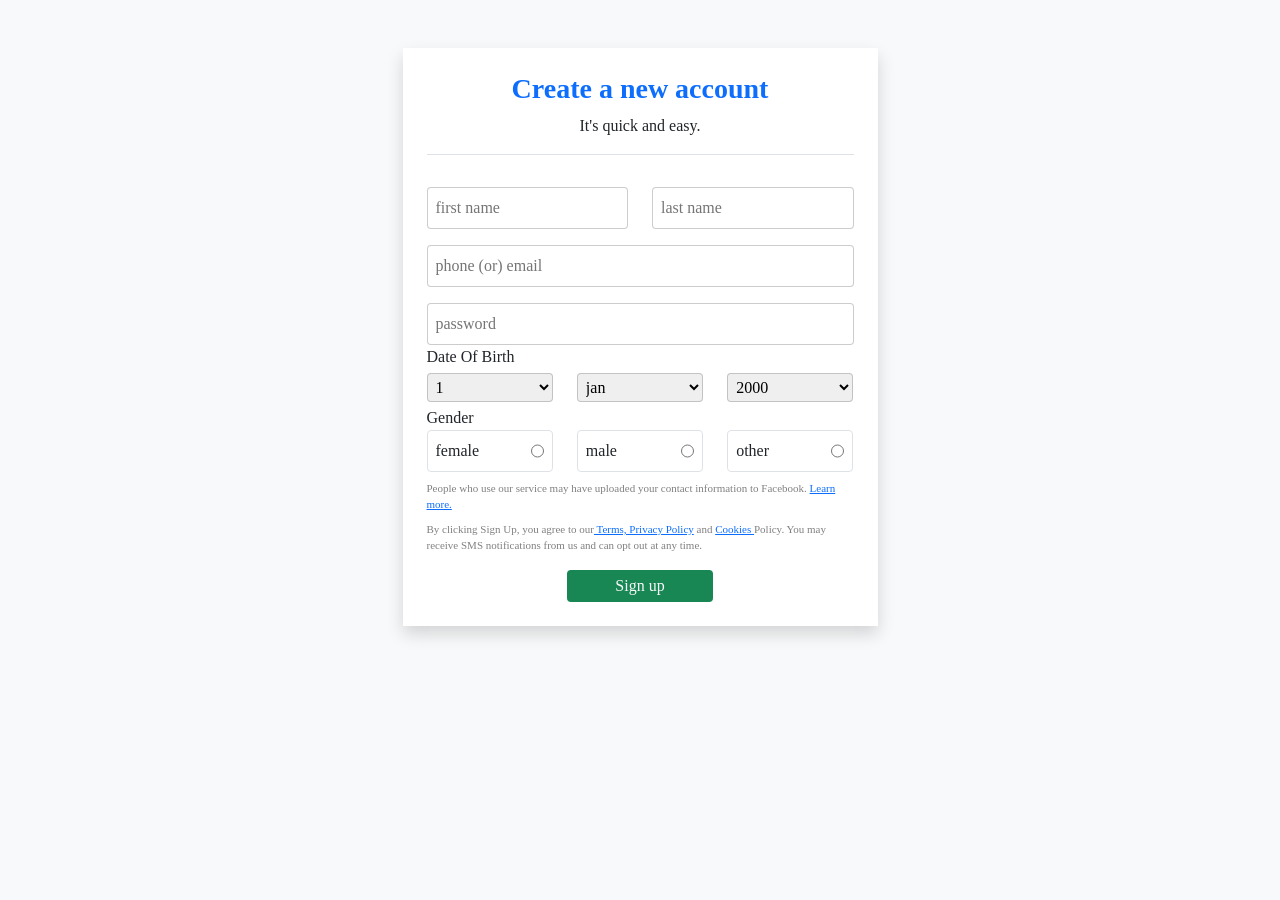
<file: index.html>
<!DOCTYPE html>
<html>
<head>
			<title>fb-new-account</title>
  <meta name="viewport" content="width=device-width, initial-scale=1.0">
<link rel="stylesheet" href="css/style.css">
<link rel="stylesheet" href="css/bootstrap.min.css">
<link rel="stylesheet" href="css/owl.carousel.min.css">
<link rel="stylesheet" href="css/owl.theme.default.css">
<link rel="preconnect" href="https://fonts.googleapis.com">
<link rel="stylesheet" href="https://cdn.jsdelivr.net/npm/bootstrap-icons@1.10.5/font/bootstrap-icons.css">
<link rel="preconnect" href="https://fonts.gstatic.com" crossorigin>
<link rel="preconnect" href="https://fonts.googleapis.com">
<link rel="preconnect" href="https://fonts.gstatic.com" crossorigin>
<link href="https://fonts.googleapis.com/css2?family=DM+Serif+Display:ital@1&family=Noto+Serif:ital,wght@1,500&family=Roboto:ital,wght@0,100;0,700;0,900;1,100;1,700&display=swap" rel="stylesheet">
</head>




<body class="bg-light">

<section class="mt-5">
	<div class="container">
		<div class="row justify-content-center">
		
		  

			<div class="col-lg-5 col-sm-9 p-4 shadow bg-select">
				
				<div class="text-center border-bottom">
					<h3 class="text-primary fw-bold">Create a new account</h3>
					<p>It's quick and easy.</p>
				</div>
		
     <form id="form">		
				<div class="row mt-3 ">	
					<div class="col-lg-6 col-sm-6 mt-3">
						<input type="type" id="firstname" placeholder="first name" class="w-100 input-outline px-2 py-2 rounded">
						<div class="error">
						  
						</div>
					</div>
				
					<div class="col-lg-6 col-sm-6 mt-3">
						<input type="type" id="lastname" placeholder="last name" class="w-100 input-outline px-2 py-2 rounded">
						<div class="error">
						  
						</div>
					</div>

					<div class="col-lg-12 col-sm-12- mt-3">
						<input type="email" id="email" placeholder="phone (or) email" class="w-100 input-outline px-2 py-2 rounded">
						<div class="error">
						  
						</div>
					</div>
				
					<div class="col-lg-12 col-sm-12 mt-3">
						<input type="password" id="psword" placeholder="password" class="w-100 input-outline px-2 py-2 rounded">
						<div class="error">
						  
						</div>
					</div>
				</div>
					
					<div>
						<p class="mb-0 pb-1">Date Of Birth <i class="fa fa-question-circle" aria-hidden="true"></i></p>
						
						<div class="d-flex">
							
							<div class="col-lg-4 col-sm-4 pe-3">
							<select class="w-100 input-outline p-1 rounded">
							<option>1</option>
							<option>2</option>
							<option>3</option>
							<option>4</option>
							<option>5</option>
							<option>6</option>
							<option>7</option>
							<option>8</option>
							<option>9</option>
							<option>10</option>
							</select>
							</div>
						
						
							<div class="col-lg-4 col-sm-4 px-2">
							<select class="w-100 input-outline p-1 rounded">
							<option>jan</option>
							<option>feb</option>
							<option>mar</option>
							<option>apr</option>
							<option>may</option>
							<option>jun</option>
							<option>jul</option>
							<option>aug</option>
							<option>sep</option>
							<option>oct</option>
							</select>
							</div>
					

							<div class="col-lg-4 col-sm-4 ps-3">
							<select class="w-100 input-outline p-1 rounded">
							<option>2000</option>
							<option>2001</option>
							<option>2002</option>
							<option>2003</option>
							<option>2004</option>
							<option>2005</option>
							<option>2006</option>
							<option>2007</option>
							<option>2008</option>
							<option>2009</option>
							</select>
							</div>
						
						
						</div>
						
					</div>

				
				
					<div>
						<p class="mb-0 pt-1">Gender <i class="fa fa-question-circle" aria-hidden="true"></i></p>	
			
					
					<div class="d-flex">

					<div class="col-lg-4 col-sm-4 pe-3">
						<div class="border w-100 p-2 rounded d-flex justify-content-between">
							<label for="add" name="jegan">female</label>
							<input type="radio" name="jegan" id="add">
						</div>
					</div>
					
					<div class="col-lg-4 col-sm-4 px-2">
						<div class="border w-100 p-2 rounded d-flex justify-content-between">
							<label for="add1" name="jegan">male</label>
							<input type="radio" name="jegan" id="add1">
						</div>
					</div>
					
					<div class="col-lg-4 col-sm-4 ps-3">
						<div class="border w-100 p-2 rounded d-flex justify-content-between">
							<label for="add2" name="jegan" class="me-3">other</label>
							<input type="radio" name="jegan" id="add2">
						</div>
					</div>
					
					</div>
				
				</div>
		
				<div class="col-lg-12 col-sm-12">
					<p class="size-font my-2 ">People who use our service may have uploaded your contact information to Facebook. <a href="" class="">Learn more.</a></p>
					<p class="size-font">By clicking Sign Up, you agree to our<a href=""> Terms, Privacy Policy</a> and <a href="">Cookies </a>Policy. You may receive SMS notifications from us and can opt out at any time.</p>
				
					<div class="text-center">
						<button  class="text-light bg-success px-5 py-1 rounded d-inline-block text-decoration-none border-0" type="submit">Sign up</button>
					</div>
					
					
					<!-- <div class="text-center mt-3"> -->
						<!-- <button href="" class="d-inline-block text-decoration-none border-0 " >Already have an account?</button> -->
					<!-- </div> -->
				
				
				
				</div>
				
				 </form>
			</div>
		  	
       
		</div>
	</div>
</section>












<script src="js/main.js"></script>

</body>
</file>
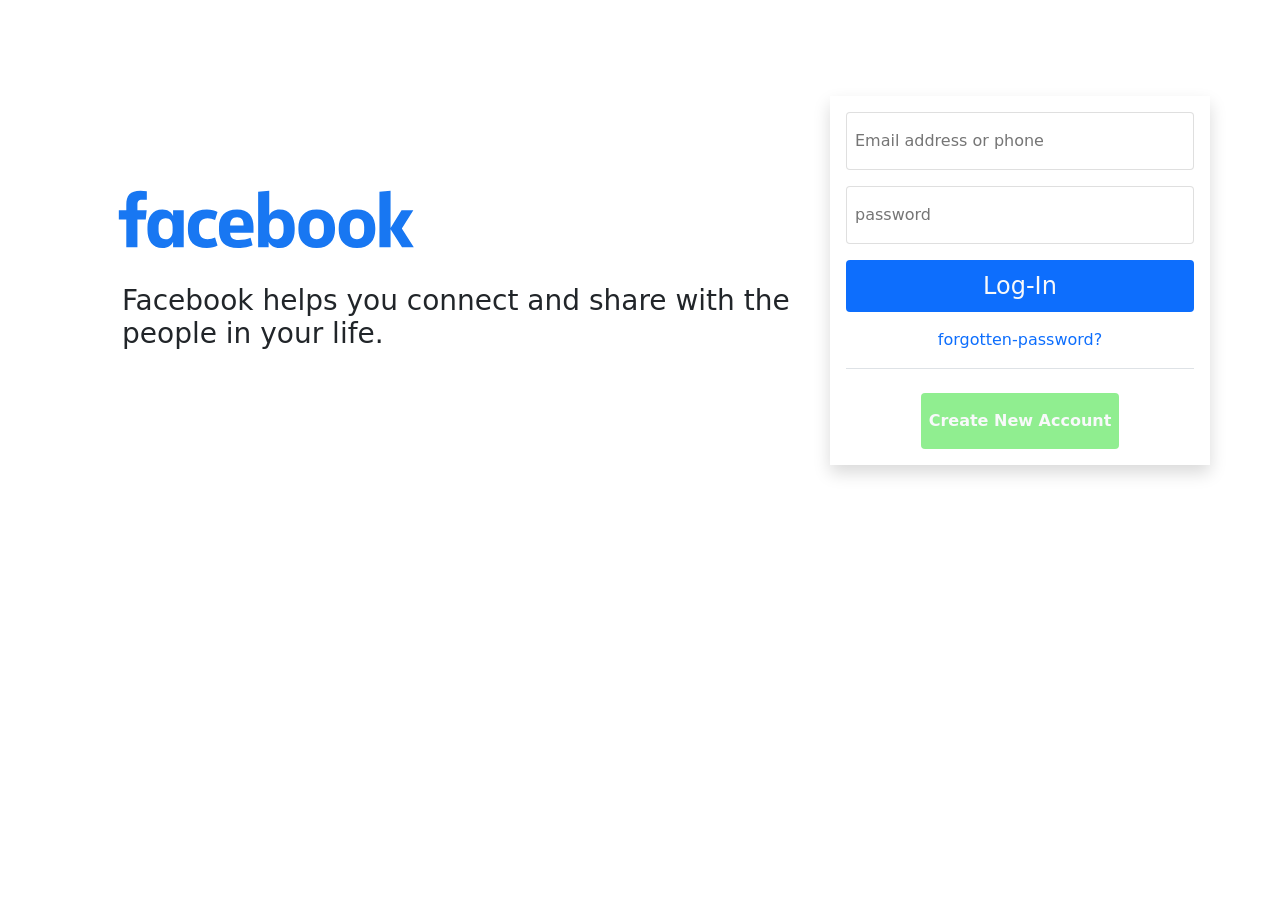
<file: index-login.html>
<!DOCTYPE html>

<html>
<head>
			<title>facebook login page</title>
  <meta name="viewport" content="width=device-width, initial-scale=1.0">
<link rel="stylesheet" href="css/style-login.css">
<link rel="stylesheet" href="css/bootstrap.min.css">
<link rel="stylesheet" href="css/owl.carousel.min.css">
<link rel="stylesheet" href="css/owl.theme.default.css">
<link rel="preconnect" href="https://fonts.googleapis.com">
<link rel="stylesheet" href="https://cdn.jsdelivr.net/npm/bootstrap-icons@1.10.5/font/bootstrap-icons.css">
<link rel="preconnect" href="https://fonts.gstatic.com" crossorigin>
<link rel="preconnect" href="https://fonts.googleapis.com">
<link rel="preconnect" href="https://fonts.gstatic.com" crossorigin>
<link href="https://fonts.googleapis.com/css2?family=DM+Serif+Display:ital@1&family=Noto+Serif:ital,wght@1,500&family=Roboto:ital,wght@0,100;0,700;0,900;1,100;1,700&display=swap" rel="stylesheet">
</head>



<body>


<section id="sec-1 " class="mt-5">

<form id="form1">


<div class="container">
  <div class="row align-items-center">
    <div class="col-lg-8 ">
	  <div class="col-lg-6 col-sm-12 ">
	   <img src="css/image/fb-img.svg" class="w-100">
	   </div>
	   <div class="col-lg-12 col-sm-12">
	   <div class="content">
	     <h3 class="ms-lg-4 px-3 ms-sm-5">Facebook helps you connect and share with the people in your life.</h3>
	   </div>
	   </div>
	     
	   </div>
	   
	   <div class="col-lg-4 shadow py-3 px-3 mt-5 col-sm-12">
	     <div class="form">
		    <div>
		    <input type="email" id="useremail" placeholder="Email address or phone" class="w-100 ps-2 py-3 rounded">
			<div class="err1">
			</div>
			</div>
			<div>
		    <input type="password" id="upass" placeholder="password" class="w-100 ps-2 py-3 my-3 rounded">
			<div class="err1">
			</div>
			</div>
			<div class="log-in">
			  <button  id="btn" type="submit" class="bg-primary py-2 px-4 rounded text-light text-decoration-none fs-4 text-center w-100 d-inline-block border-0">Log-In</button>
			  <div>
			  <a href="#"   class=" text-decoration-none text-center mt-2 d-inline-block w-100 border-bottom pb-3 pt-2">forgotten-password?</a>
			  </div>
			  <div class=" text-center w-100">
			    <button href="#" id="btn-new" type="submit" class=" new py-3 px-2 rounded text-light text-decoration-none  mt-4	border-0  text-center fw-bold d-inline-block">Create New Account</button>
			  </div>
			</div>
		 </div>
	   </div>
    </div>
	
  </div>
</div>
 </form>
</section>

<script src="js/main-login.js"></script>
</body>
</file>
<file: css/style.css>
*{	margin:0;
	padding:0;
	box-sizing:border-box;
	font-family: 'Pridi', serif;
	}
	
.input-outline{
		outline:none;
		border:1px solid #80808066;
		}
		
		
.bg-select{background-color:white;}



.size-font{
	font-size:11px;
	color:gray;
	}
</file>
<file: css/style-login.css>
*{

padding:0;
margin:0;
box-sizing:border-box;


}


input{
	
	border:1px solid #80808040;
	outline:none;
}

input:focus{
	border:1px solid blue;
}
.new{
	
	background-color:lightgreen;
}
</file>
